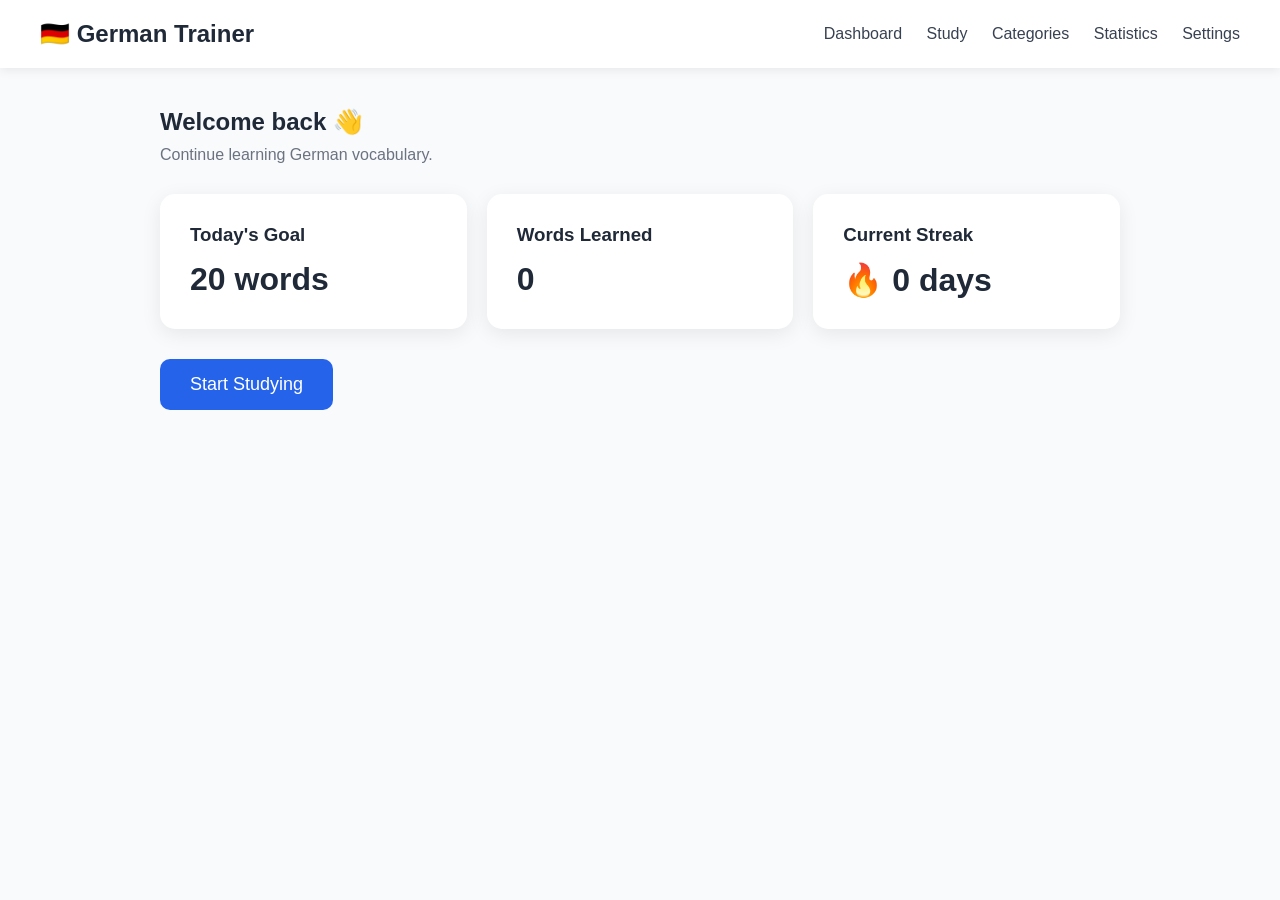
<file: index.html>
<!DOCTYPE html>
<html lang="en">
<head>
    <meta charset="UTF-8">
    <meta name="viewport" content="width=device-width, initial-scale=1.0">

    <title>German Trainer</title>

    <link rel="stylesheet" href="style.css">
</head>

<body>

<header class="navbar">

    <div class="logo">
        🇩🇪 German Trainer
    </div>

    <nav>
        <button onclick="showPage('dashboard')">Dashboard</button>
        <button onclick="showPage('study')">Study</button>
        <button onclick="showPage('categories')">Categories</button>
        <button onclick="showPage('statistics')">Statistics</button>
        <button onclick="showPage('settings')">Settings</button>
    </nav>

</header>


<main>


<section id="dashboard" class="page active">

    <h1>Welcome back 👋</h1>

    <p class="subtitle">
        Continue learning German vocabulary.
    </p>


    <div class="grid">


        <div class="card">
            <h3>Today's Goal</h3>
            <p class="big">
                20 words
            </p>
        </div>


        <div class="card">
            <h3>Words Learned</h3>
            <p class="big">
                0
            </p>
        </div>


        <div class="card">
            <h3>Current Streak</h3>
            <p class="big">
                🔥 0 days
            </p>
        </div>


    </div>


    <button class="primary"
        onclick="showPage('study')">
        Start Studying
    </button>


</section>

<section id="study" class="page">


<h1>Study</h1>


<div class="study-card">

<p class="label">
German
</p>


<h2 id="word">
Loading...
</h2>


<input
id="answer"
placeholder="Type English translation..."
autocomplete="off">


<button 
class="primary"
onclick="checkAnswer()">

Check

</button>


<p id="feedback"></p>


</div>


</section>

<p id="progress"></p>

<section id="categories" class="page">


<h1>Categories</h1>


<div class="grid">


<div class="card">
📚 Animals
</div>

<div class="card">
🍎 Food
</div>

<div class="card">
✈️ Travel
</div>

<div class="card">
🏠 Home
</div>

<div class="card">
💼 Work
</div>

<div class="card">
🗣 Verbs
</div>


</div>


</section>





<section id="statistics" class="page">


<h1>Statistics</h1>


<div class="card">

<h3>Your Progress</h3>

<p>
Words learned: 0
</p>

<p>
Accuracy: 0%
</p>

<p>
Longest streak: 0 days
</p>


</div>


</section>






<section id="settings" class="page">


<h1>Settings</h1>


<div class="card">

<h3>Preferences</h3>

<p>
⚙️ Settings will be added later.
</p>


</div>


</section>


</main>


<script src="app.js"></script>

</body>
</html>
</file>
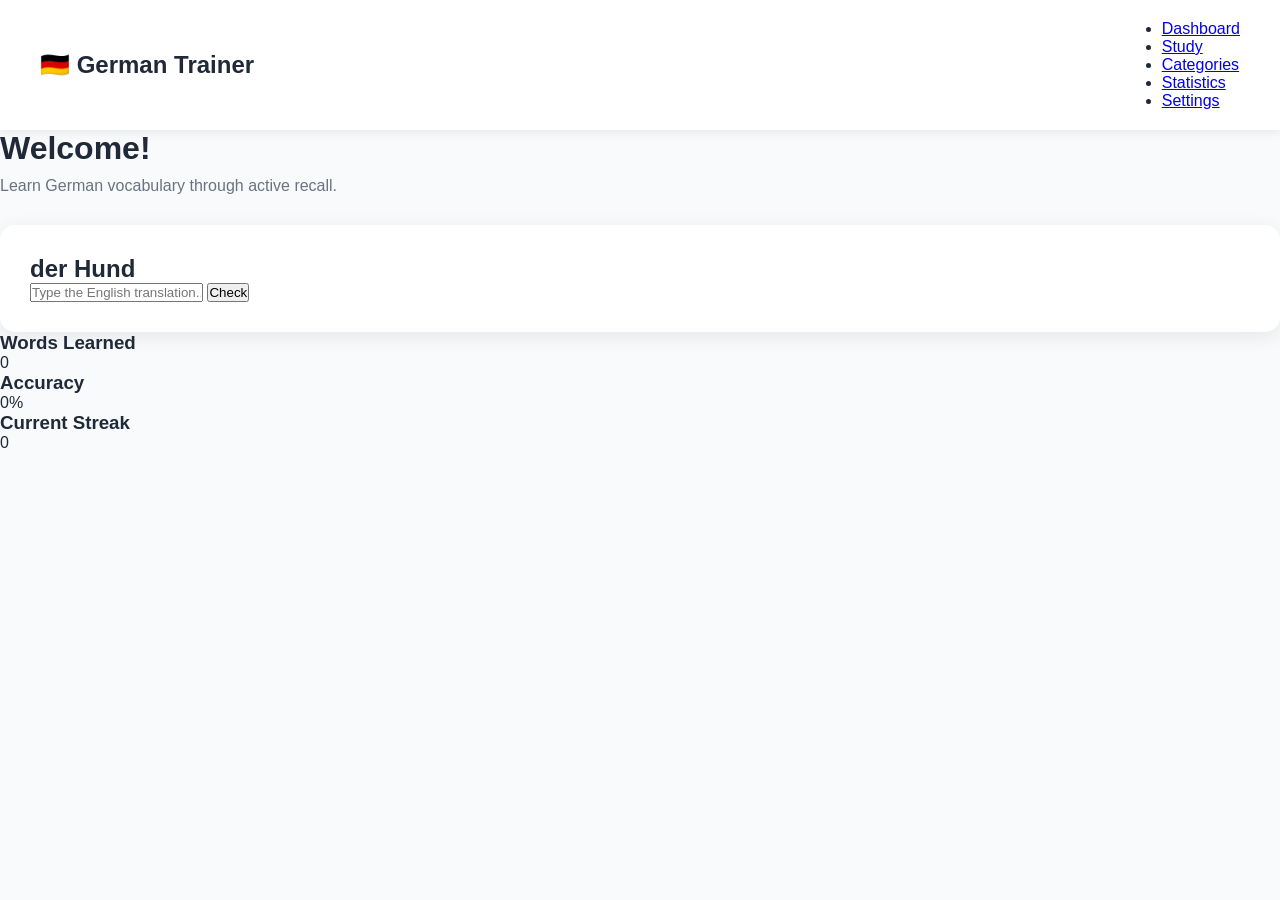
<file: GLindex.html>
<!DOCTYPE html>
<html lang="en">
<head>
    <meta charset="UTF-8">
    <meta name="viewport" content="width=device-width, initial-scale=1.0">
    <title>German Vocabulary Trainer</title>
    
    <link rel="stylesheet" href="style.css">
</head>
<body>

<nav class="navbar">
    <div class="logo">
        🇩🇪 German Trainer
    </div>

    <ul class="nav-links">
        <li><a href="#">Dashboard</a></li>
        <li><a href="#">Study</a></li>
        <li><a href="#">Categories</a></li>
        <li><a href="#">Statistics</a></li>
        <li><a href="#">Settings</a></li>
    </ul>
</nav>

<div class="container">

    <h1>Welcome!</h1>

    <p class="subtitle">
        Learn German vocabulary through active recall.
    </p>

    <div class="card">

        <h2 id="question">
            der Hund
        </h2>

        <input
            type="text"
            id="answer"
            placeholder="Type the English translation..."
            autocomplete="off">

        <button id="checkButton">
            Check
        </button>

        <p id="feedback"></p>

    </div>

    <div class="stats">

        <div class="stat">
            <h3>Words Learned</h3>
            <p id="learned">0</p>
        </div>

        <div class="stat">
            <h3>Accuracy</h3>
            <p id="accuracy">0%</p>
        </div>

        <div class="stat">
            <h3>Current Streak</h3>
            <p id="streak">0</p>
        </div>

    </div>

</div>

<script src="script.js"></script>

</body>
</html>
</file>
<file: style.css>
*{
box-sizing:border-box;
margin:0;
padding:0;
}


body{

font-family:
Arial,
Helvetica,
sans-serif;

background:#f8fafc;

color:#1f2937;

}



.navbar{

background:white;

padding:20px 40px;

display:flex;

justify-content:space-between;

align-items:center;

box-shadow:
0 2px 10px rgba(0,0,0,.08);

}



.logo{

font-size:24px;

font-weight:bold;

}



nav button{

background:none;

border:none;

margin-left:20px;

cursor:pointer;

font-size:16px;

color:#374151;

}



nav button:hover{

color:#2563eb;

}





main{

max-width:1000px;

margin:auto;

padding:40px 20px;

}




.page{

display:none;

}



.page.active{

display:block;

}




.subtitle{

color:#6b7280;

margin:10px 0 30px;

}



.grid{

display:grid;

grid-template-columns:
repeat(3,1fr);

gap:20px;

margin:30px 0;

}



.card,
.study-card{


background:white;

padding:30px;

border-radius:15px;

box-shadow:
0 5px 20px rgba(0,0,0,.08);

}



.big{

font-size:32px;

font-weight:bold;

margin-top:15px;

}



.primary{


background:#2563eb;

color:white;

border:none;

padding:15px 30px;

border-radius:10px;

font-size:18px;

cursor:pointer;

}



.primary:hover{

background:#1d4ed8;

}




.study-card{

text-align:center;

max-width:500px;

margin:auto;

}



.study-card h2{

font-size:40px;

margin:30px;

}



.study-card input{


width:100%;

padding:15px;

font-size:18px;

border-radius:10px;

border:2px solid #ddd;

margin-bottom:20px;

}





.label{

color:#6b7280;

}





@media(max-width:800px){


.navbar{

flex-direction:column;

gap:20px;

}


nav{

display:flex;

flex-wrap:wrap;

justify-content:center;

}


.grid{

grid-template-columns:1fr;
  

#feedback{

margin-top:20px;

font-size:20px;

font-weight:bold;

}


.correct{

color:#16a34a;

}


.incorrect{

color:#dc2626;

}
  #progress{

margin-top:15px;

color:#6b7280;

font-size:16px;

}
</file>
